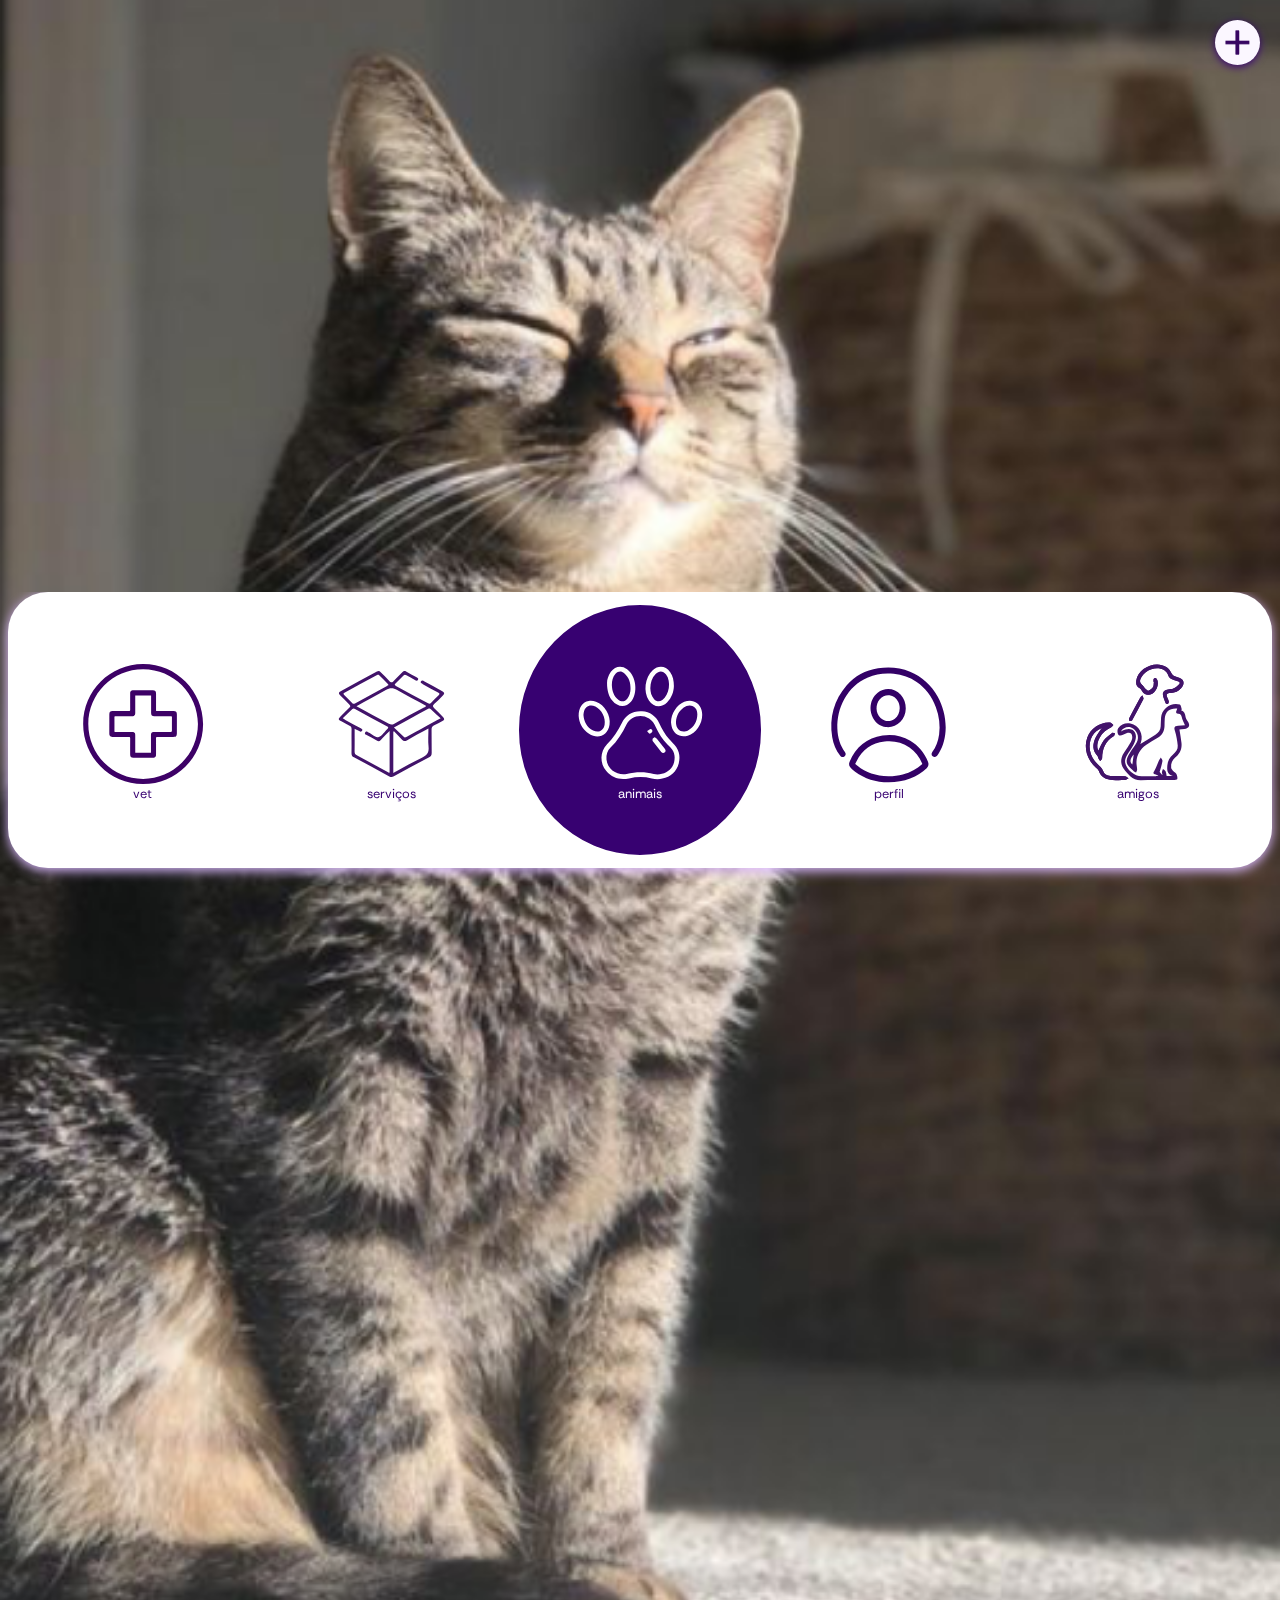
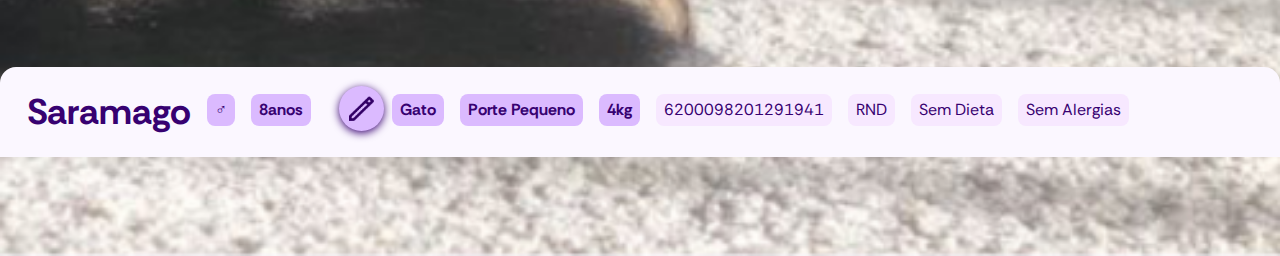
<file: index.html>
<!DOCTYPE html>
<html lang="en">
<head>
    <meta charset="UTF-8">
    <meta http-equiv="X-UA-Compatible" content="IE=edge">
    <meta name="viewport" content="width=device-width, initial-scale=1.0">
    <title>PetCare</title>

 <!--- LINK PARA A FONTE --------------------------->

 <link rel="stylesheet" href="styles.css">
 <script src="https://code.jquery.com/jquery-3.5.0.js"></script>


 <!--LINK PARA -->

</head>

    <body>




 
    


    <div class="perfil_animal">
        <img src="./images/gato_saramago.png" alt="Gato_Saramago">
      
    </div>
    <div class="adicionar"> <a href="./forms.html"> <img src="./images/add.png" ></a> </div>
    <div class="descricao">
        <h1 id="nome">Saramago</h1>
        <h3 id="sexo">♂</h3>
        <h3 id="idade">8anos</h3>
        <div class="editar"><img src="./images/edit.png"> </div>
        <h3 id="animal">Gato</h3>
        
        <h3 id="porte">Porte Pequeno</h3>
        <h3 id="peso">4kg</h3>
        <h4 id="chip">6200098201291941</h4>
        <h4 id="raca">RND</h4>
        <h4 id="dieta">Sem Dieta</h4>
        <h4 id="alergias">Sem Alergias</h4>
    </div>

    <header>
        <nav>
            <div class="navbar">
                   
                      <div class="itensMenu">
                        <ul id="listaItens">
                            <li id="button_vet" >
                                <div class="button">
                                    <a id="link_vet" href="./veterinario.html">vet</a>
                                    <img id="vet_roxo" src="./images/vet_roxo.svg" alt="vet" style="display:block;">
                                    <img id="vet_branco"  src="./images/vet_branco.svg" alt="vet" style="display:none;">
                                </div>
                            </li>
                            <li id="button_vet">
                                <div class="button">
                                    <a href="#"> serviços </a>
                                    <img src="./images/service_roxo.svg" alt="vet" style="height: 2rem;">
                                    <img src="./images/service_branco.svg" alt="vet" style="height: 1rem; display: none;">
                                </div>
                            </li >
                            <li id="animais_botao">
                                <div class="button_selecionado">
                                    <a id="link_animal" href="./index.html"> animais </a>
                                    <img src="./images/ani_roxo.svg" alt="vet" style="height: 1rem; display: none;">
                                    <img src="./images/ani_branco.svg" alt="vet" style="height: 1rem; ">
                                </div>
                            </li>
                            <li id="button_vet">
                                <div class="button">
                                    <a href="#"> perfil </a>
                                    <img src="./images/perfil_roxo.svg" alt="vet" style="height: 1rem;">
                                    <img src="./images/perfil_branco.svg" alt="vet" style="height: 1rem; display: none;">
                                </div>
                            </li>
                            <li id="button_vet">
                                <div class="button">
                                    <a href="#"> amigos </a>
                                    <img src="./images/amigos_roxo.svg" alt="vet" style="height: 1rem;">
                                    <img src="./images/amigos_branco.svg" alt="vet" style="height: 1rem; display: none;">
                                </div>
                            </li>
                        </ul>
                        </div>
                    </div>
                </div>
        </nav>
   
    </header>

    <script src="main.js"></script>

</body>
</html>
</file>
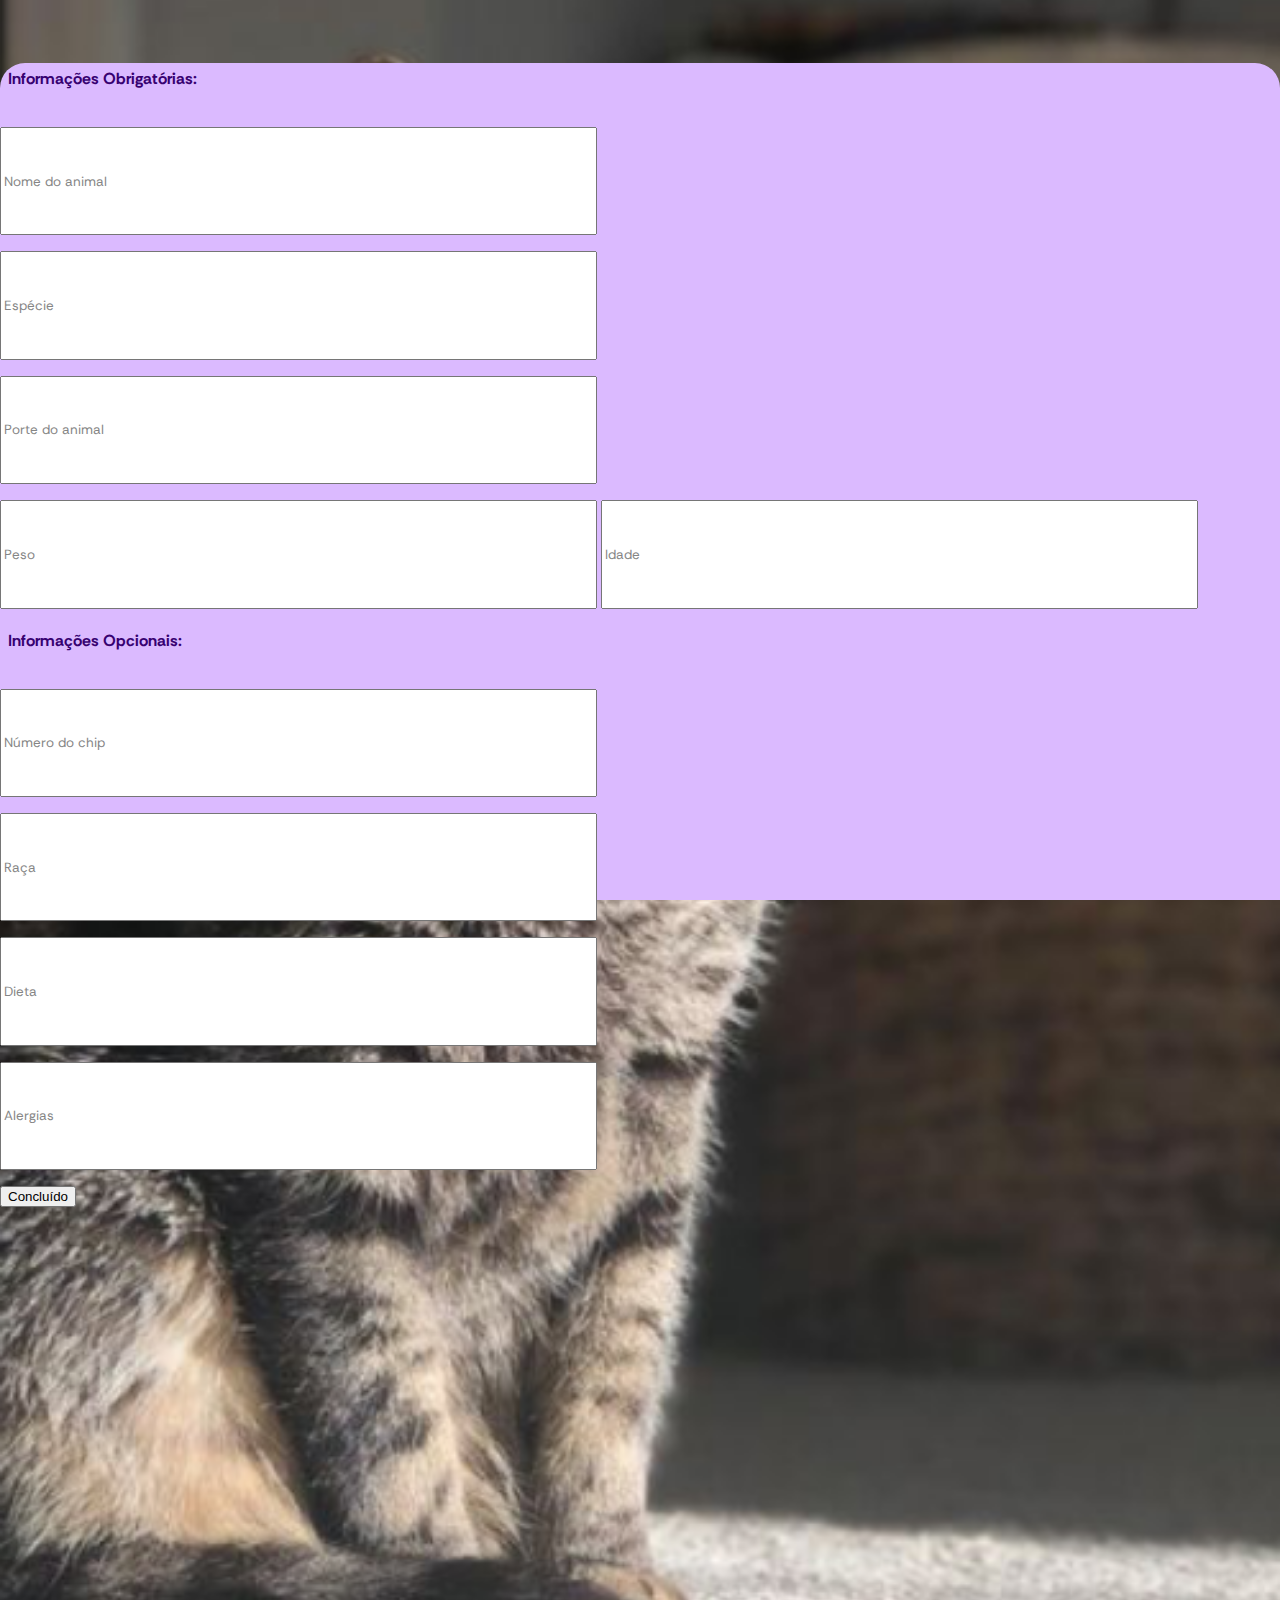
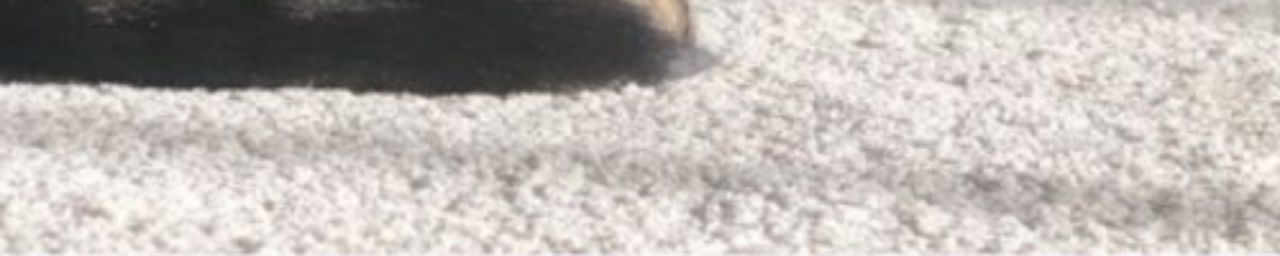
<file: forms.html>
<!DOCTYPE html>
<html lang="en">
<head>
    <meta charset="UTF-8">
    <meta http-equiv="X-UA-Compatible" content="IE=edge">
    <meta name="viewport" content="width=device-width, initial-scale=1.0">
    <title>PetCare</title>

     <!--- LINK PARA A FONTE --------------------------->

 <link rel="stylesheet" href="styles.css">
 <script src="https://code.jquery.com/jquery-3.5.0.js"></script>


 <!--LINK PARA -->


</head>
<body>


  <div class="perfil_animal">
    <img src="./images/gato_saramago.png" alt="Gato_Saramago">
  
</div>
      
   <div class="formulario">
    <h5>Informações Obrigatórias:</h3><br><br>
    <input type="text" placeholder="Nome do animal" id="nome"><br><br>
    <input type="text" placeholder="Espécie" id="animal"><br><br>
    <input type="text" placeholder="Porte do animal" id="porte"><br><br>
    <input type="text" placeholder="Peso" id="peso">
    <input type="text" placeholder="Idade" id="idade"><br><br>

    <!-- <label class="switch">
        <input type="checkbox" id="sexo">
        <span class="slider round"></span>
      </label>
      
    <label class="switch">
        <input type="checkbox" id="castracao">
        <span class="slider round" ></span>
      </label><br><br> -->

    <h5>Informações Opcionais:</h3><br><br>
    <input type="text" placeholder="Número do chip" id="chip"><br><br>
    <input type="text" placeholder="Raça" id="raca"><br><br>
    <input type="text" placeholder="Dieta" id="dieta"><br><br>
    <input type="text" placeholder="Alergias" id="alergias"><br><br>
    <button onclick="saveData()"> Concluído </button>

</div>

    <script src="forms.js"></script>

</body>
</html>
</file>
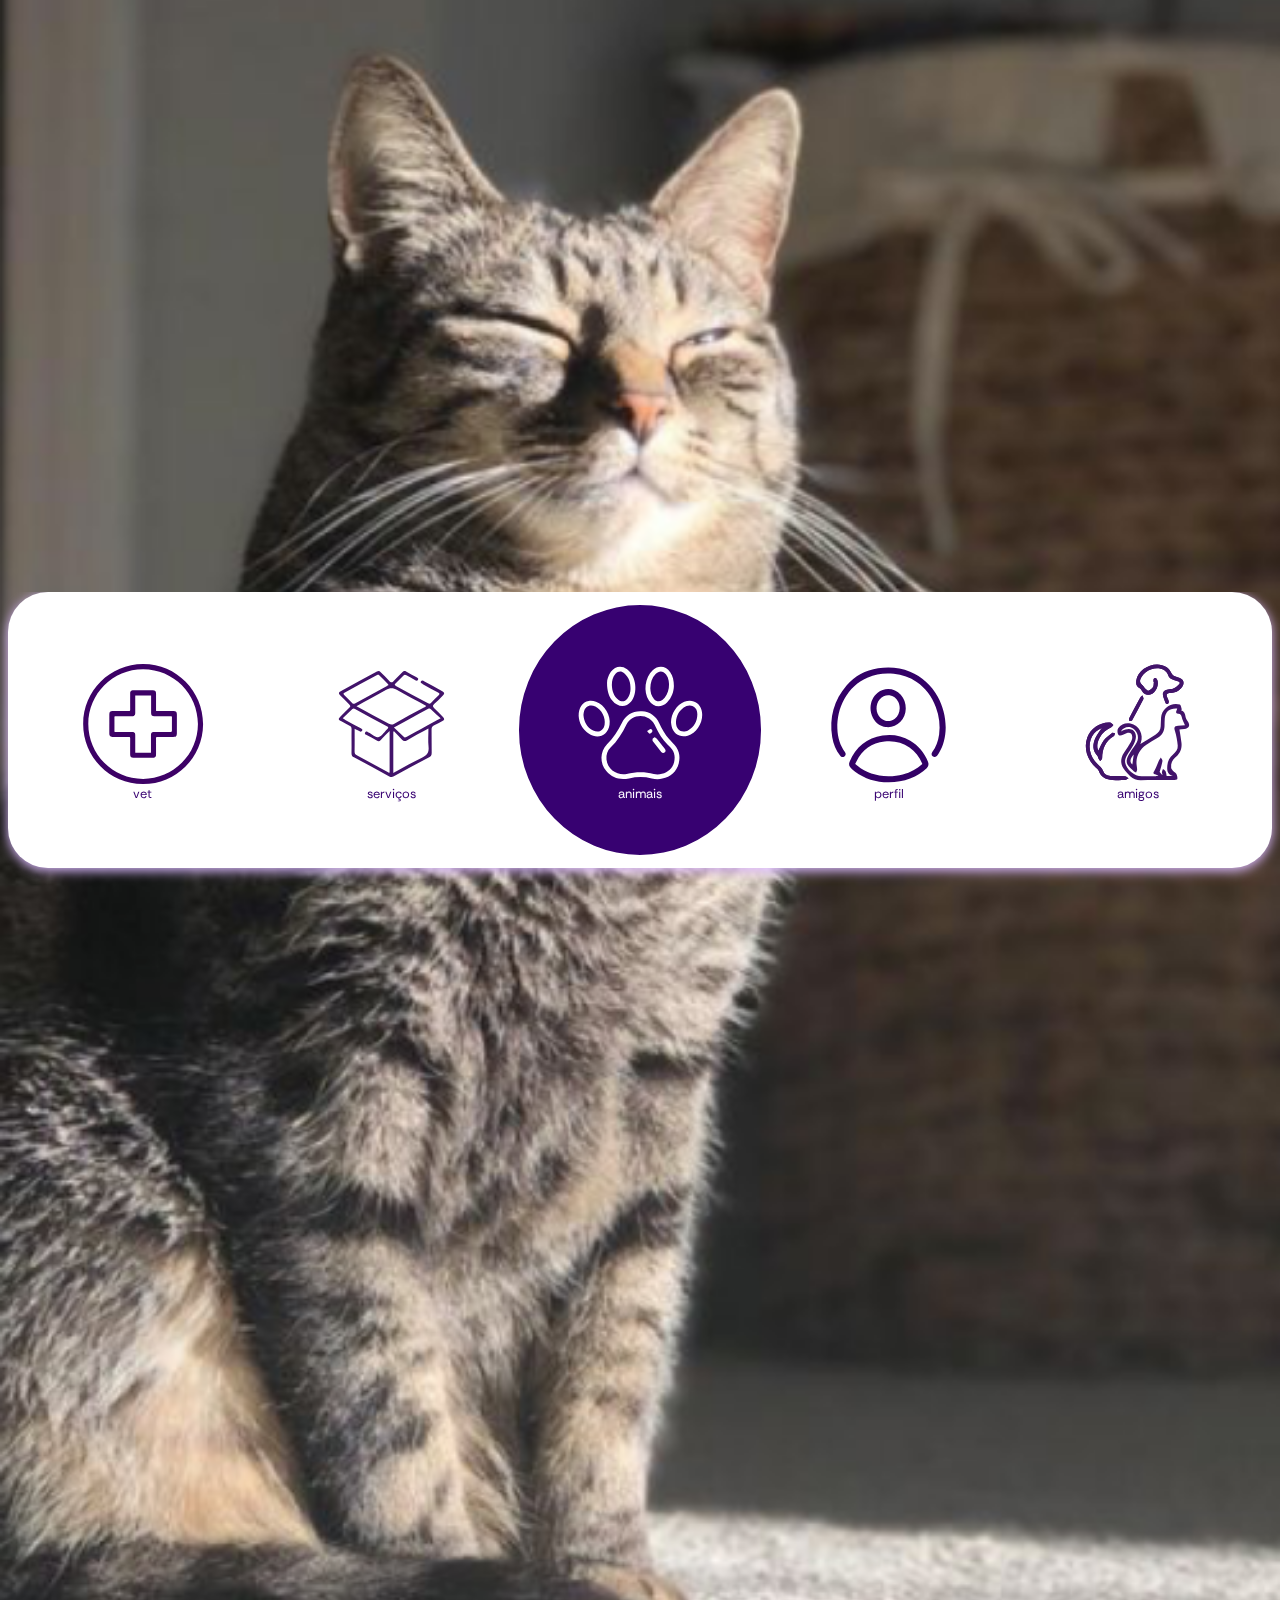
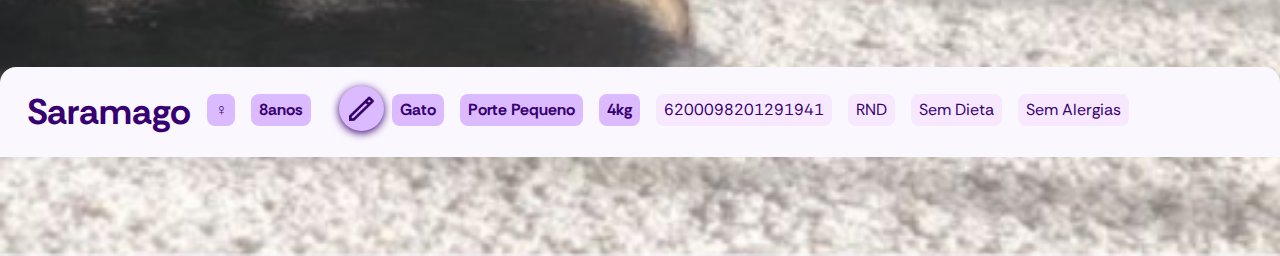
<file: novoperfil.html>
<!DOCTYPE html>
<html lang="en">
<head>
    <meta charset="UTF-8">
    <meta http-equiv="X-UA-Compatible" content="IE=edge">
    <meta name="viewport" content="width=device-width, initial-scale=1.0">
    <title>PetCare</title>

 <!--- LINK PARA A FONTE --------------------------->

 <link rel="stylesheet" href="styles.css">
 <script src="https://code.jquery.com/jquery-3.5.0.js"></script>


 <!--LINK PARA -->

</head>

    <body>




 
    


    <div class="perfil_animal">
        <img src="./images/gato_saramago.png" alt="Gato_Saramago">
      
    </div>

    <div class="descricao">
        <h1 id="nome">Saramago</h1>
        <h3 id="sexo">♀</h3>
        <h3 id="idade">8anos</h3>
        <div class="editar"><img src="./images/edit.png"> </div>
        <h3 id="animal">Gato</h3>
    
        <h3 id="porte">Porte Pequeno</h3>
        <h3 id="peso">4kg</h3>
        <h4 id="chip">6200098201291941</h4>
        <h4 id="raca">RND</h4>
        <h4 id="dieta">Sem Dieta</h4>
        <h4 id="alergias">Sem Alergias</h4>
    </div>

    <header>
        <nav>
            <div class="navbar">
                   
                      <div class="itensMenu">
                        <ul id="listaItens">
                            <li id="button_vet" >
                                <div class="button">
                                    <a id="link_vet" href="./veterinario.html">vet</a>
                                    <img id="vet_roxo" src="./images/vet_roxo.svg" alt="vet" style="display:block;">
                                    <img id="vet_branco"  src="./images/vet_branco.svg" alt="vet" style="display:none;">
                                </div>
                            </li>
                            <li id="button_vet">
                                <div class="button">
                                    <a href="#"> serviços </a>
                                    <img src="./images/service_roxo.svg" alt="vet" style="height: 2rem;">
                                    <img src="./images/service_branco.svg" alt="vet" style="height: 1rem; display: none;">
                                </div>
                            </li >
                            <li id="animais_botao">
                                <div class="button_selecionado">
                                    <a id="link_animal" href="./index.html"> animais </a>
                                    <img src="./images/ani_roxo.svg" alt="vet" style="height: 1rem; display: none;">
                                    <img src="./images/ani_branco.svg" alt="vet" style="height: 1rem; ">
                                </div>
                            </li>
                            <li id="button_vet">
                                <div class="button">
                                    <a href="#"> perfil </a>
                                    <img src="./images/perfil_roxo.svg" alt="vet" style="height: 1rem;">
                                    <img src="./images/perfil_branco.svg" alt="vet" style="height: 1rem; display: none;">
                                </div>
                            </li>
                            <li id="button_vet">
                                <div class="button">
                                    <a href="#"> amigos </a>
                                    <img src="./images/amigos_roxo.svg" alt="vet" style="height: 1rem;">
                                    <img src="./images/amigos_branco.svg" alt="vet" style="height: 1rem; display: none;">
                                </div>
                            </li>
                        </ul>
                        </div>
                    </div>
                </div>
        </nav>
   
    </header>

    <script src="novoperfil.js"></script>

</body>
</html>
</file>
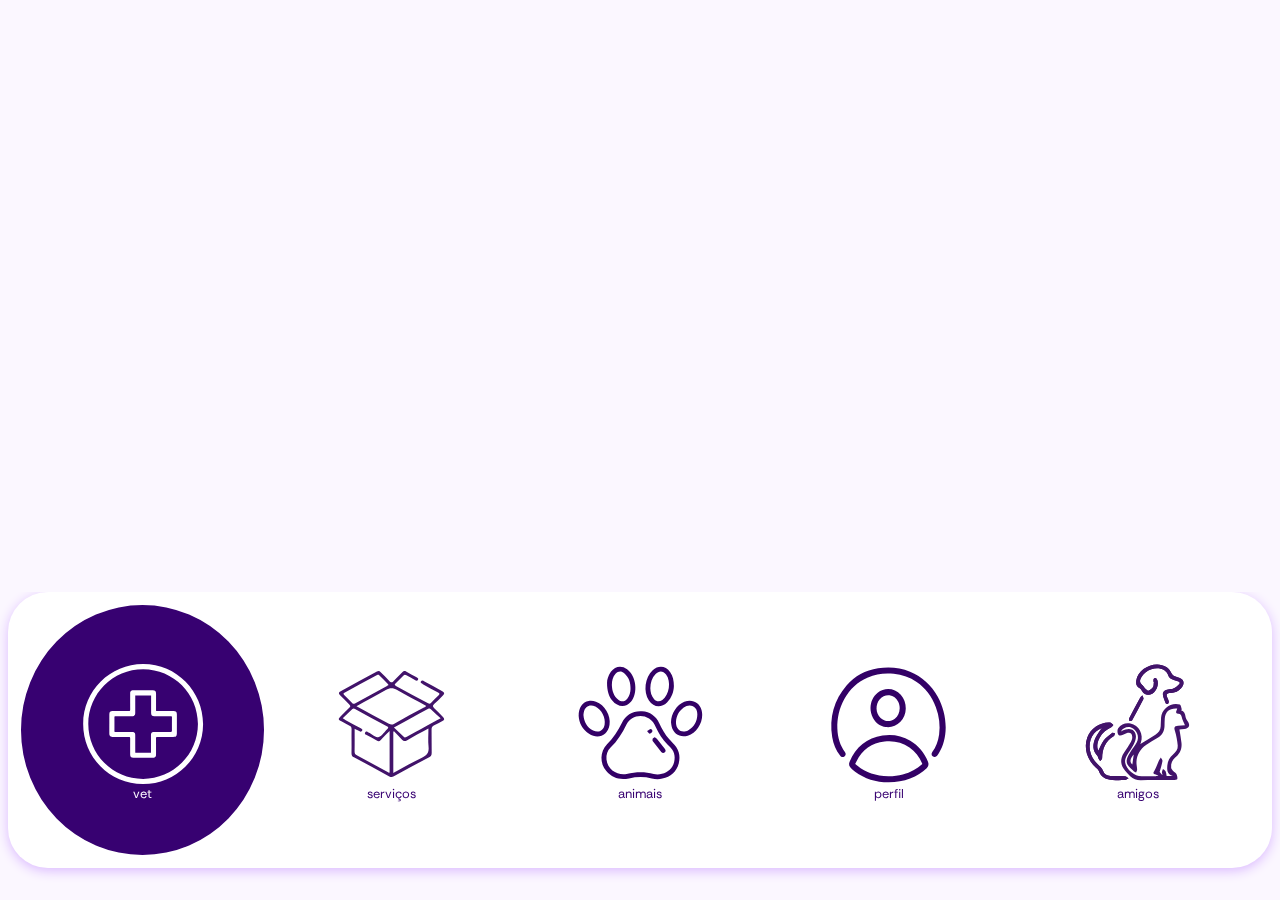
<file: veterinario.html>
<!DOCTYPE html>
<html lang="en">
<head>
    <meta charset="UTF-8">
    <meta http-equiv="X-UA-Compatible" content="IE=edge">
    <meta name="viewport" content="width=device-width, initial-scale=1.0">

     <link rel="stylesheet" href="styles.css">
    <title>Document</title>
</head>
<body>
    <header>
        <nav>
            <div class="navbar">
                   
                      <div class="itensMenu">
                        <ul id="listaItens">
                            <li id="animais_botao">
                                <div class="button_selecionado">
                                    <a id="link_vet" href="./veterinario.html">vet</a>
                                    <img src="./images/vet_branco.svg" alt="vet" style="display:block;">
                                </div>
                            </li>
                            <li id="button_vet">
                                <div class="button">
                                    <a href="#"> serviços </a>
                                    <img src="./images/service_roxo.svg" alt="vet" style="height: 2rem;">
                                    <img src="./images/service_branco.svg" alt="vet" style="height: 1rem; display: none;">
                                </div>
                            </li >
                    
                            <li id="button_n_selecionado">
                                <div class="button_vet">
                                    <a id="link_animal" href="./index.html"> animais </a>
                                    <img id="vet_roxo" src="./images/ani_roxo.svg" alt="vet" style="height: 1rem;">
                                    <img id="vet_branco" src="./images/ani_branco.svg" alt="vet" style="height: 1rem; display:none;">
                                </div>
                            </li>
                        <li id="button_vet">
                            <div class="button">
                                <a href="#"> perfil </a>
                                <img src="./images/perfil_roxo.svg" alt="vet" style="height: 1rem;">
                                <img src="./images/perfil_branco.svg" alt="vet" style="height: 1rem; display: none;">
                            </div>
                        </li>
                        <li id="button_vet">
                            <div class="button">
                                <a href="#"> amigos </a>
                                <img src="./images/amigos_roxo.svg" alt="vet" style="height: 1rem;">
                                <img src="./images/amigos_branco.svg" alt="vet" style="height: 1rem; display: none;">
                            </div>
                        </li>
                        </ul>
                        </div>
                    </div>
                </div>
        </nav>
    </header>

    <script src="main.js"></script>
</body>
</html>
</file>
<file: styles.css>
/* http://meyerweb.com/eric/tools/css/reset/ 
   v2.0 | 20110126 */
   html, body, div, span, applet, object, iframe,
   h1, h2, h3, h4, h5, h6, p, blockquote, pre,
   a, abbr, acronym, address, big, cite, code,
   del, dfn, em, img, ins, kbd, q, s, samp,
   small, strike, strong, sub, sup, tt, var,
   b, u, i, center,
   dl, dt, dd, ol, ul, li,
   fieldset, form, label, legend,
   table, caption, tbody, tfoot, thead, tr, th, td,
   article, aside, canvas, details, embed, 
   figure, figcaption, footer, header, hgroup, 
   menu, nav, output, ruby, section, summary,
   time, mark, audio, video {
     margin: 0;
     padding: 0;
     border: 0;
     font-size: 100%;
     font: inherit;
     vertical-align: baseline;
   }
   /* HTML5 display-role reset for older browsers */
   article, aside, details, figcaption, figure, 
   footer, header, hgroup, menu, nav, section {
     display: block;
   }
   body {
     line-height: 1;
   }
   ol, ul {
     list-style: none;
   }
   blockquote, q {
     quotes: none;
   }
   blockquote:before, blockquote:after,
   q:before, q:after {
     content: '';
     content: none;
   }
   table {
     border-collapse: collapse;
     border-spacing: 0;
   }
/* END OF RESET */
/*------------------------------------------------------------------------------------------------------------------------------*/

.navbar {
  bottom: 0;
  overflow: hidden;
  position: fixed;
  bottom: 0;
  width: 100%;
  z-index: 999;
  text-align: center;
}

/* position: relative;
  height: auto;
  overflow: hidden;

navbar a {
float: left;
padding: 14px 16px;
position: absolute;


} */


/*------------------------------------------------------------------------------------------------------------------------------*/
/* UPLOAD DA FONT, EM DOIS WEIGHTS DIFERENTES */
@font-face {
  font-family: Alliance;
  src: url(fonts/RethinkSans-Regular.ttf);
  font-weight: 300;
}
   
@font-face {
  font-family: Alliance;
  src: url(fonts/RethinkSans-Bold.ttf);
  font-weight: 700;
}
   
/*------------------------------------------------------------------------------------------------------------------------------*/

h1{
  font-family: Alliance;
  font-weight: 700;
  font-size: 36px;
  color: #370171;
  align-self: flex-start;
  width: min-content;
  margin: 0.5rem;

}

h3{
  font-family: Alliance;
  font-weight: 700;
  font-size: 16px;
  color: #370171;
  background-color: #dbbaff;
  padding: 0.5em;
  border-radius: 0.5em;
  width:min-content;
  margin: 0.5rem;
  align-self: flex-start;
}

h4{
  font-family: Alliance;
  font-weight: 100;
  font-size: 16px;
  color: #370171;
  background-color: #F7E8FF;
  padding: 0.5em;
  border-radius: 0.5em;
  width:min-content;
  margin: 0.5rem;
  align-self: flex-start;
}

h5{
  font-family: Alliance;
  font-weight: 700;
  font-size: 16px;
  color: #370171;
  margin: 0.5rem;
  align-self: flex-start; 
}


.navbar a:hover {
    background-color: #ddd;
    color: black;
   
}

li{
  display: flex;
  align-items: center;
  align-content: center;
  border: 3px solid #ffffff;
  width: 50%;
  vertical-align: baseline;
  text-align: center;
  justify-content: center;
  border-radius: 50%;
}




.button img{
  height: 10vw !important
}

.button{
 display: flex !important;
 margin: 0 auto;
 width: 50px;
 align-items: center;
 justify-content: center;
 vertical-align: middle;
 flex-direction: column-reverse;
 border-radius: 25px;
}

 #listaItens{
  display: flex;
  border-radius: 25%;
  height: 20vw;

}

a {
  font-family: Alliance;
  font-weight: 300;
    margin: 1px 8px;
    color: #370171;
    text-decoration: none;
    font-size: 0.8em;
    text-align: center;

}

.itensMenu{
  background-color: #ffffff;
  text-align: center;
  margin: 0 0.5rem 2rem;
  bottom: 0;
  border-radius: 40px;
  height: 20vw;
  padding: 10px;
  box-shadow:0 3px 12px 0 #dbbaff;

}


body {
 background-color: #fbf7ff;
 width: 100%;
}

.perfil_animal {
  display: flex;

}

.perfil_animal img {
 align-items: center;
 align-content: center;
 display: block;
 margin-left: auto;
 margin-right: auto;
 width: 100%;
}


.button:hover{
  background-color: #370171;
}


.button_vet img{
  height: 10vw !important
}

.button_vet {

 display: flex !important;
 margin: 0 auto;
 width: 50px;
 align-items: center;
 justify-content: center;
 vertical-align: middle;
 flex-direction: column-reverse;
 border-radius: 25px;
}

#button_vet:hover{
  background-color: #370171;

}

#button_n_selecionado:hover{
  background-color: #370171;
}



a:hover{
  color:#fff;
}


.button_selecionado img{
  height: 10vw !important
}

.button_selecionado {
 display: flex !important;
 margin: 0 auto;
 width: 50px;
 align-items: center;
 justify-content: center;
 vertical-align: middle;
 flex-direction: column-reverse;
 border-radius: 25px;

}

#animais_botao {
  background-color: #370171 !important;
}



.button_selecionado > a{
  color:#fbf7ff;
}


.descricao{
 
  height: 100%;
    background-color: #fbf7ff;
    padding: 1.2000000000000028rem;
    border-radius: 1em 1em 0 0;
    position: relative;
    bottom: 0;
    display: flex;
    flex-wrap: wrap;
    white-space: nowrap;
    margin-top: -189px;
    z-index: 900;
}

#button_n_selecionado > .button_vet > a:hover{
  color:#fff;
}



.editar{
  width: 25px;
  height: 25px;
  position: static;
  background-color: #dbbaff;
  padding: 10px;
  border-radius: 50%;
  margin-left: 20px;
  box-shadow: 0 2px 8px 0 #370171;
}



.editar img{
  height: 100%;
}


.adicionar{
  width: 25px;
  height: 25px;
  position: absolute;
  background-color: #fbf7ff;
  padding: 10px;
  right: 0;
  top:0;
  border-radius: 50%;
  margin-right: 20px;
  margin-top: 20px;
  box-shadow: 0 2px 8px 0 #370171;
}

.adicionar > a{
  margin:0 !important;
}

.adicionar img{
  height: 100%;
}


.formulario{
  background-color: #dbbaff;
  border-radius: 25px 25px 0px 0px;
  position: absolute;
  width: 100%;
  bottom: 0;
  height: 93%;
  box-sizing: border-box;
}

input{
  width: 46%;
  height: 8vw;

  
}

::placeholder {
  font-family: Alliance;
  color: #858585;
  opacity: 1; /* Firefox */
}
</file>
